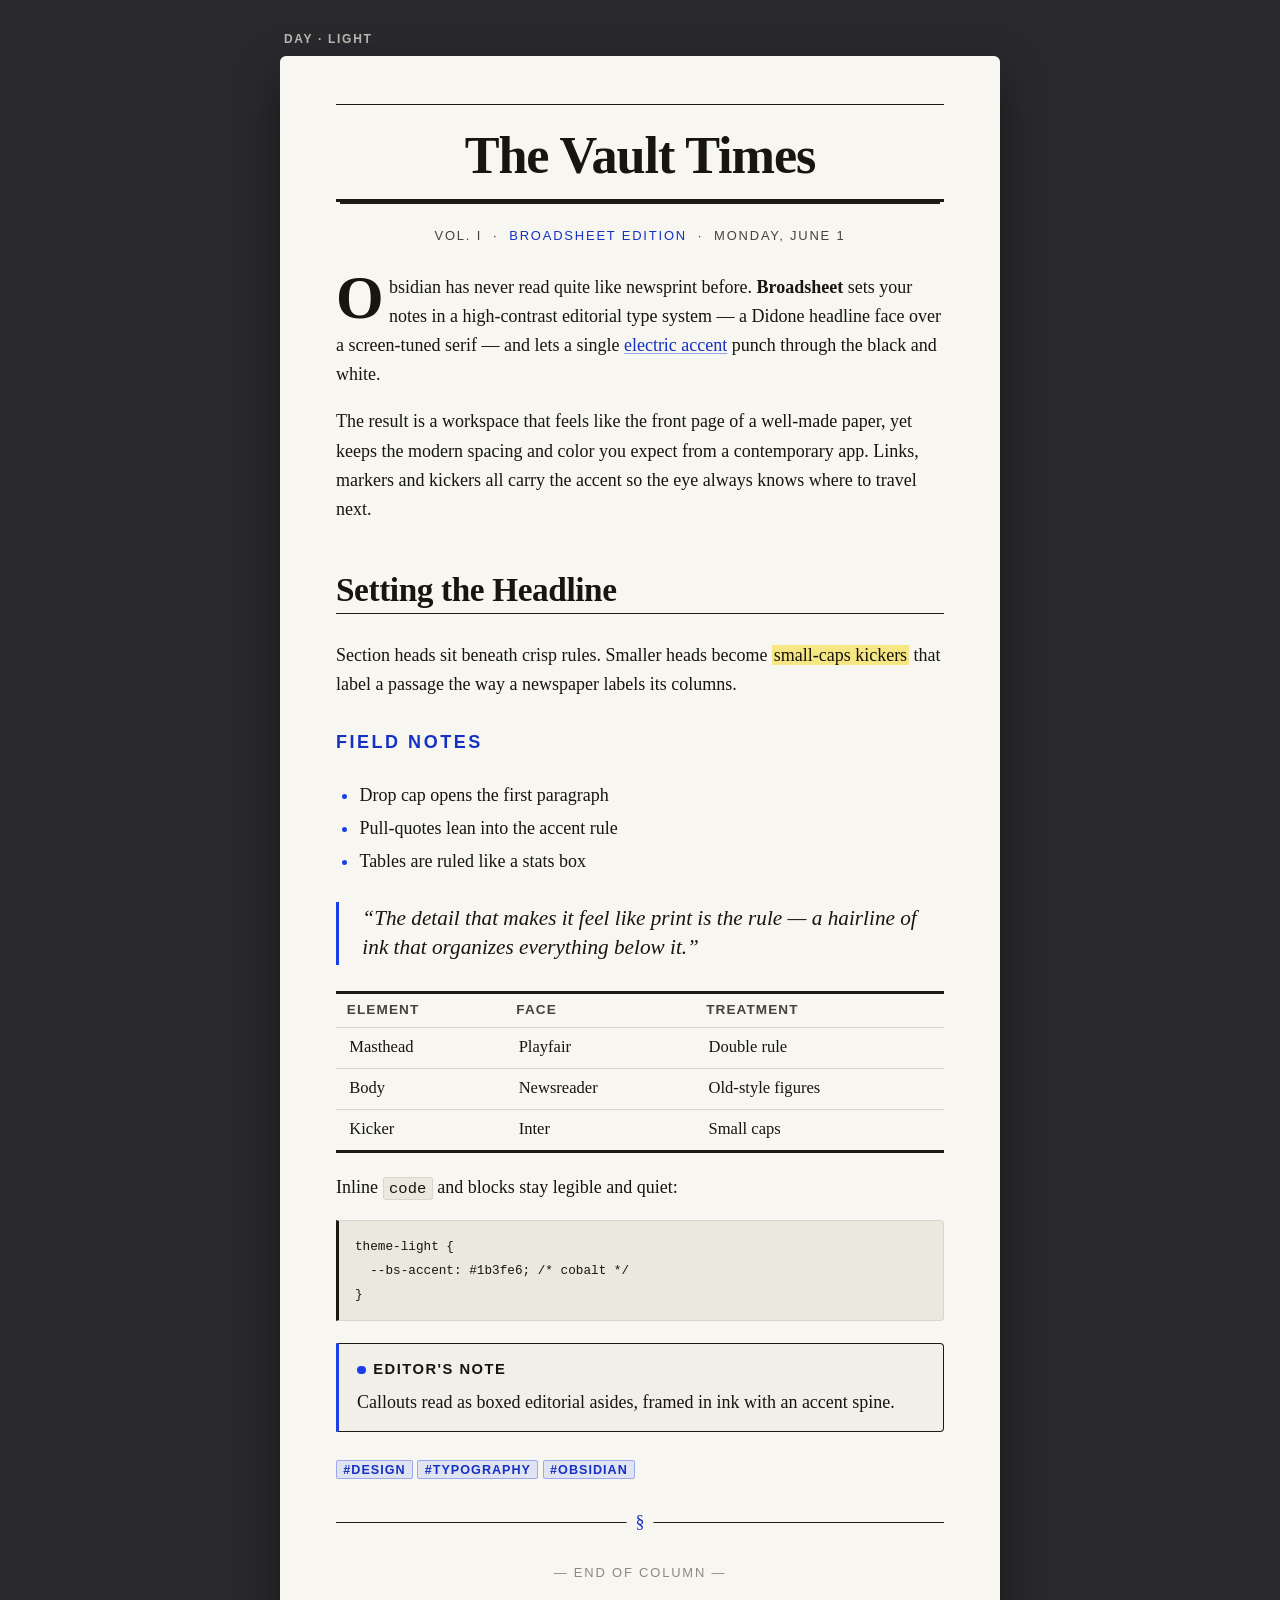
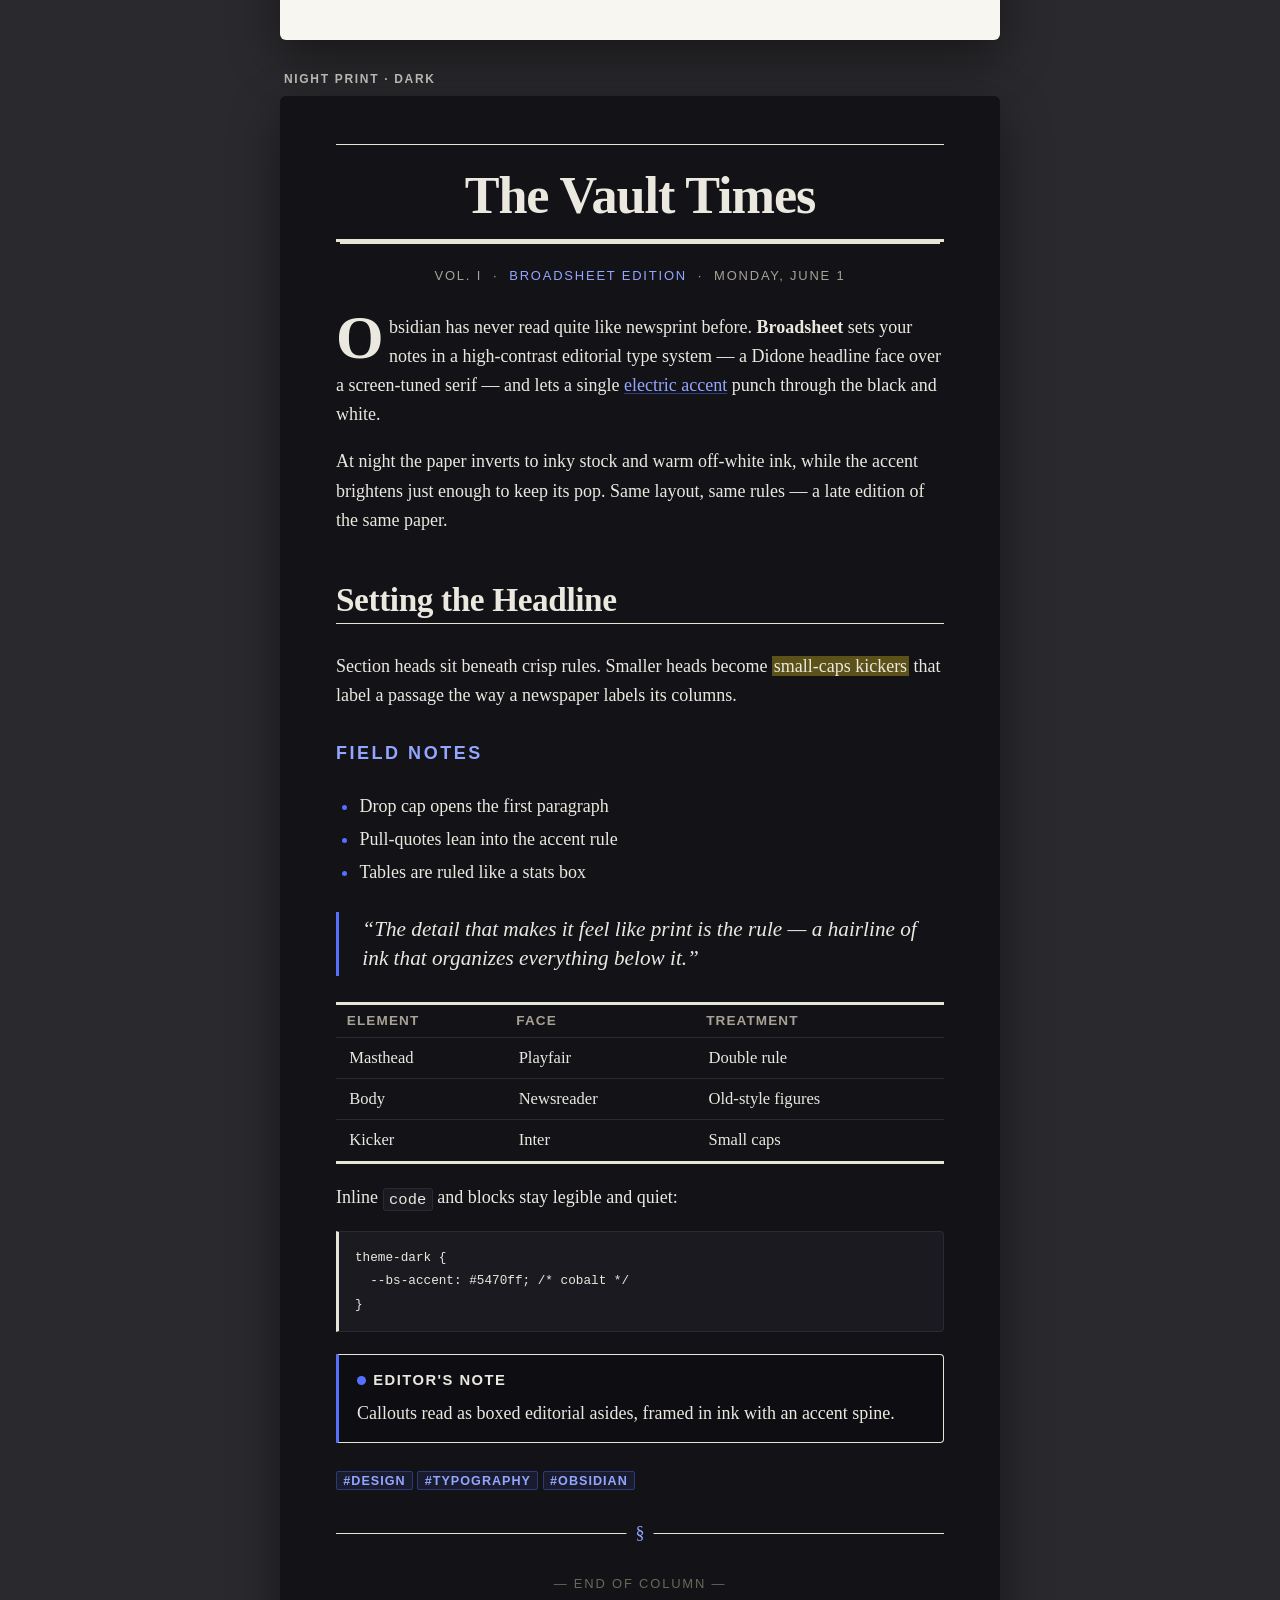
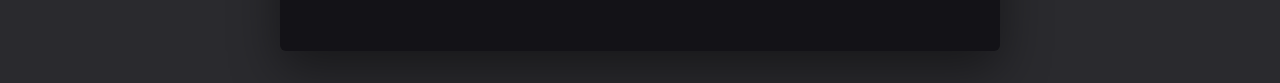
<file: preview/index.html>
<!DOCTYPE html>
<html lang="en">
<head>
<meta charset="utf-8">
<meta name="viewport" content="width=device-width, initial-scale=1">
<title>Broadsheet — preview</title>
<style>
/* ---- shared design tokens (mirror of theme.css) ---- */
.paper {
  --font-text-theme: "Newsreader", "Source Serif 4", Georgia, "Times New Roman", serif;
  --bs-font-headline: "Playfair Display", "Newsreader", Georgia, serif;
  --bs-font-label: "Inter", -apple-system, BlinkMacSystemFont, "Segoe UI", Roboto, sans-serif;
  --font-monospace-theme: "JetBrains Mono", "SFMono-Regular", ui-monospace, "Cascadia Code", monospace;
  --bs-rule: 1px; --bs-rule-bold: 3px;
}
.theme-light {
  --bs-paper:#f7f6f1; --bs-paper-2:#f1efe8; --bs-paper-3:#eae8df;
  --bs-ink:#16150f; --bs-ink-soft:#45433b; --bs-ink-faint:#8c897d;
  --bs-rule-color:#1b1a14; --bs-rule-soft:#d8d5c9;
  --bs-accent:#1b3fe6; --bs-accent-hover:#1230c9; --bs-accent-text:#1531c4;
  --text-on-accent:#fffefb; --highlight:rgba(245,215,25,.5);
}
.theme-dark {
  --bs-paper:#131217; --bs-paper-2:#0e0d12; --bs-paper-3:#1b1a21;
  --bs-ink:#eae8df; --bs-ink-soft:#a6a294; --bs-ink-faint:#6b6859;
  --bs-rule-color:#e7e4d8; --bs-rule-soft:#2b2a33;
  --bs-accent:#5470ff; --bs-accent-hover:#6e86ff; --bs-accent-text:#93a6ff;
  --text-on-accent:#0b0b0d; --highlight:rgba(245,215,25,.32);
}

/* ---- page chrome ---- */
* { box-sizing: border-box; }
body {
  margin: 0; padding: 32px; gap: 32px;
  display: flex; flex-wrap: wrap; justify-content: center;
  background: #2a2a2e; font-family: "Inter", sans-serif;
}
.stage { flex: 1 1 660px; max-width: 720px; }
.stage-label {
  font-family: "Inter", sans-serif; font-size: 12px; font-weight: 600;
  letter-spacing: .14em; text-transform: uppercase; color: #b8b6ae;
  margin: 0 0 10px 4px;
}
.paper {
  background: var(--bs-paper); color: var(--bs-ink);
  font-family: var(--font-text-theme); font-size: 18px; line-height: 1.62;
  padding: 48px 56px 56px; border-radius: 6px;
  box-shadow: 0 18px 50px rgba(0,0,0,.45);
  -webkit-font-smoothing: antialiased;
  font-feature-settings: "onum" 1, "liga" 1, "kern" 1;
}

/* ---- masthead ---- */
.inline-title {
  font-family: var(--bs-font-headline); font-weight: 900; font-size: 2.9em;
  line-height: 1.04; letter-spacing: -.02em; text-align: center;
  margin: 0 0 .5em; padding-bottom: .32em;
  border-bottom: var(--bs-rule-bold) solid var(--bs-rule-color);
  box-shadow: 0 6px 0 -4px var(--bs-rule-color);
}
.inline-title::before {
  content: ""; display: block; width: 100%;
  border-top: var(--bs-rule) solid var(--bs-rule-color); margin-bottom: .45em;
}
.byline {
  font-family: var(--bs-font-label); text-transform: uppercase;
  letter-spacing: .14em; font-size: .72em; color: var(--bs-ink-soft);
  text-align: center; margin: -.2em 0 2em;
}
.byline .accent { color: var(--bs-accent-text); }

/* ---- headings ---- */
h1 { font-family: var(--bs-font-headline); font-weight: 800; font-size: 2.55em;
  line-height: 1.08; letter-spacing: -.012em; padding-bottom: .22em;
  border-bottom: var(--bs-rule-bold) solid var(--bs-rule-color);
  box-shadow: 0 5px 0 -3.5px var(--bs-rule-color); }
h2 { font-family: var(--bs-font-headline); font-weight: 700; font-size: 1.85em;
  line-height: 1.12; letter-spacing: -.012em; padding-bottom: .14em;
  border-bottom: var(--bs-rule) solid var(--bs-rule-color); margin-top: 1.4em; }
h3 { font-family: var(--bs-font-headline); font-weight: 700; font-size: 1.4em; }
h4 { font-family: var(--bs-font-label); text-transform: uppercase;
  letter-spacing: .14em; font-weight: 700; font-size: 1em;
  color: var(--bs-accent-text); margin-top: 1.6em; }

/* ---- body bits ---- */
p { margin: 0 0 1em; }
.lead > p:first-of-type::first-letter {
  font-family: var(--bs-font-headline); font-weight: 800; float: left;
  font-size: 3.4em; line-height: .72; padding: .04em .09em 0 0;
}
a { color: var(--bs-accent-text); text-decoration: underline;
  text-decoration-thickness: 1px; text-underline-offset: 2px;
  text-decoration-color: color-mix(in srgb, var(--bs-accent) 45%, transparent); }
strong { font-weight: 700; }
mark { background: var(--highlight); color: var(--bs-ink); padding: 0 .1em; }

blockquote {
  font-family: var(--bs-font-headline); font-style: italic; font-size: 1.18em;
  line-height: 1.4; border-left: var(--bs-rule-bold) solid var(--bs-accent);
  padding: .1em 0 .1em 1.1em; margin: 1.2em 0; }

hr { border: none; height: var(--bs-rule); background: var(--bs-rule-color);
  margin: 2.2em 0; position: relative; overflow: visible; }
hr::after { content: "§"; position: absolute; left: 50%; top: 50%;
  transform: translate(-50%,-50%); background: var(--bs-paper); padding: 0 .5em;
  font-family: var(--bs-font-headline); color: var(--bs-accent-text); }

ul, ol { padding-left: 1.3em; }
li { margin: .2em 0; }
ul li::marker { color: var(--bs-accent); }

/* ---- tags ---- */
.tag { font-family: var(--bs-font-label); text-transform: uppercase;
  letter-spacing: .08em; font-size: .7em; font-weight: 600;
  color: var(--bs-accent-text); background: color-mix(in srgb, var(--bs-accent) 10%, transparent);
  border: var(--bs-rule) solid color-mix(in srgb, var(--bs-accent) 35%, transparent);
  border-radius: 2px; padding: .12em .5em; text-decoration: none;
  white-space: nowrap; }

/* ---- table ---- */
table { border-collapse: collapse; font-size: .92em; width: 100%; margin: 1.2em 0;
  border-top: var(--bs-rule-bold) solid var(--bs-rule-color);
  border-bottom: var(--bs-rule-bold) solid var(--bs-rule-color); }
thead { border-bottom: var(--bs-rule) solid var(--bs-rule-color); }
th { font-family: var(--bs-font-label); text-transform: uppercase;
  letter-spacing: .08em; font-size: .82em; font-weight: 700;
  color: var(--bs-ink-soft); text-align: left; }
td, th { padding: .4em .8em; border-bottom: var(--bs-rule) solid var(--bs-rule-soft); }
tbody tr:last-child td { border-bottom: none; }

/* ---- code ---- */
code { font-family: var(--font-monospace-theme); font-size: .86em;
  background: var(--bs-paper-3); border: var(--bs-rule) solid var(--bs-rule-soft);
  border-radius: 3px; padding: .1em .36em; }
pre { background: var(--bs-paper-3); border: var(--bs-rule) solid var(--bs-rule-soft);
  border-left: var(--bs-rule-bold) solid var(--bs-rule-color);
  border-radius: 0 4px 4px 0; padding: 14px 16px; overflow:auto; font-size: .82em; }
pre code { border: none; background: none; padding: 0; }

/* ---- callout ---- */
.callout { border: var(--bs-rule) solid var(--bs-rule-color);
  border-left: var(--bs-rule-bold) solid var(--bs-accent);
  border-radius: 0 4px 4px 0; background: var(--bs-paper-2);
  padding: 14px 18px; margin: 1.2em 0; }
.callout-title { font-family: var(--bs-font-label); text-transform: uppercase;
  letter-spacing: .1em; font-size: .82em; font-weight: 700; margin-bottom: .4em;
  display: flex; align-items: center; gap: .5em; }
.callout-title .dot { width: .6em; height: .6em; background: var(--bs-accent);
  border-radius: 50%; }
.callout p { margin: 0; }
</style>
</head>
<body>

<!-- ===================== DAY (light) ===================== -->
<div class="stage">
  <p class="stage-label">Day · light</p>
  <article class="paper theme-light">
    <div class="inline-title">The Vault Times</div>
    <p class="byline">Vol. I &nbsp;·&nbsp; <span class="accent">Broadsheet Edition</span> &nbsp;·&nbsp; Monday, June 1</p>

    <div class="lead">
      <p>Obsidian has never read quite like newsprint before. <strong>Broadsheet</strong> sets your notes in a high-contrast editorial type system — a Didone headline face over a screen-tuned serif — and lets a single <a href="#">electric accent</a> punch through the black and white.</p>
    </div>

    <p>The result is a workspace that feels like the front page of a well-made paper, yet keeps the modern spacing and color you expect from a contemporary app. Links, markers and kickers all carry the accent so the eye always knows where to travel next.</p>

    <h2>Setting the Headline</h2>
    <p>Section heads sit beneath crisp rules. Smaller heads become <mark>small-caps kickers</mark> that label a passage the way a newspaper labels its columns.</p>

    <h4>Field Notes</h4>
    <ul>
      <li>Drop cap opens the first paragraph</li>
      <li>Pull-quotes lean into the accent rule</li>
      <li>Tables are ruled like a stats box</li>
    </ul>

    <blockquote>“The detail that makes it feel like print is the rule — a hairline of ink that organizes everything below it.”</blockquote>

    <table>
      <thead><tr><th>Element</th><th>Face</th><th>Treatment</th></tr></thead>
      <tbody>
        <tr><td>Masthead</td><td>Playfair</td><td>Double rule</td></tr>
        <tr><td>Body</td><td>Newsreader</td><td>Old-style figures</td></tr>
        <tr><td>Kicker</td><td>Inter</td><td>Small caps</td></tr>
      </tbody>
    </table>

    <p>Inline <code>code</code> and blocks stay legible and quiet:</p>
    <pre><code>theme-light {
  --bs-accent: #1b3fe6; /* cobalt */
}</code></pre>

    <div class="callout">
      <div class="callout-title"><span class="dot"></span>Editor's Note</div>
      <p>Callouts read as boxed editorial asides, framed in ink with an accent spine.</p>
    </div>

    <p style="margin-top:1.2em">
      <a class="tag" href="#">#design</a>
      <a class="tag" href="#">#typography</a>
      <a class="tag" href="#">#obsidian</a>
    </p>

    <hr>
    <p style="text-align:center; font-family:var(--bs-font-label); font-size:.72em; letter-spacing:.14em; text-transform:uppercase; color:var(--bs-ink-faint); margin:0;">— end of column —</p>
  </article>
</div>

<!-- ===================== NIGHT PRINT (dark) ===================== -->
<div class="stage">
  <p class="stage-label">Night Print · dark</p>
  <article class="paper theme-dark">
    <div class="inline-title">The Vault Times</div>
    <p class="byline">Vol. I &nbsp;·&nbsp; <span class="accent">Broadsheet Edition</span> &nbsp;·&nbsp; Monday, June 1</p>

    <div class="lead">
      <p>Obsidian has never read quite like newsprint before. <strong>Broadsheet</strong> sets your notes in a high-contrast editorial type system — a Didone headline face over a screen-tuned serif — and lets a single <a href="#">electric accent</a> punch through the black and white.</p>
    </div>

    <p>At night the paper inverts to inky stock and warm off-white ink, while the accent brightens just enough to keep its pop. Same layout, same rules — a late edition of the same paper.</p>

    <h2>Setting the Headline</h2>
    <p>Section heads sit beneath crisp rules. Smaller heads become <mark>small-caps kickers</mark> that label a passage the way a newspaper labels its columns.</p>

    <h4>Field Notes</h4>
    <ul>
      <li>Drop cap opens the first paragraph</li>
      <li>Pull-quotes lean into the accent rule</li>
      <li>Tables are ruled like a stats box</li>
    </ul>

    <blockquote>“The detail that makes it feel like print is the rule — a hairline of ink that organizes everything below it.”</blockquote>

    <table>
      <thead><tr><th>Element</th><th>Face</th><th>Treatment</th></tr></thead>
      <tbody>
        <tr><td>Masthead</td><td>Playfair</td><td>Double rule</td></tr>
        <tr><td>Body</td><td>Newsreader</td><td>Old-style figures</td></tr>
        <tr><td>Kicker</td><td>Inter</td><td>Small caps</td></tr>
      </tbody>
    </table>

    <p>Inline <code>code</code> and blocks stay legible and quiet:</p>
    <pre><code>theme-dark {
  --bs-accent: #5470ff; /* cobalt */
}</code></pre>

    <div class="callout">
      <div class="callout-title"><span class="dot"></span>Editor's Note</div>
      <p>Callouts read as boxed editorial asides, framed in ink with an accent spine.</p>
    </div>

    <p style="margin-top:1.2em">
      <a class="tag" href="#">#design</a>
      <a class="tag" href="#">#typography</a>
      <a class="tag" href="#">#obsidian</a>
    </p>

    <hr>
    <p style="text-align:center; font-family:var(--bs-font-label); font-size:.72em; letter-spacing:.14em; text-transform:uppercase; color:var(--bs-ink-faint); margin:0;">— end of column —</p>
  </article>
</div>

</body>
</html>
</file>
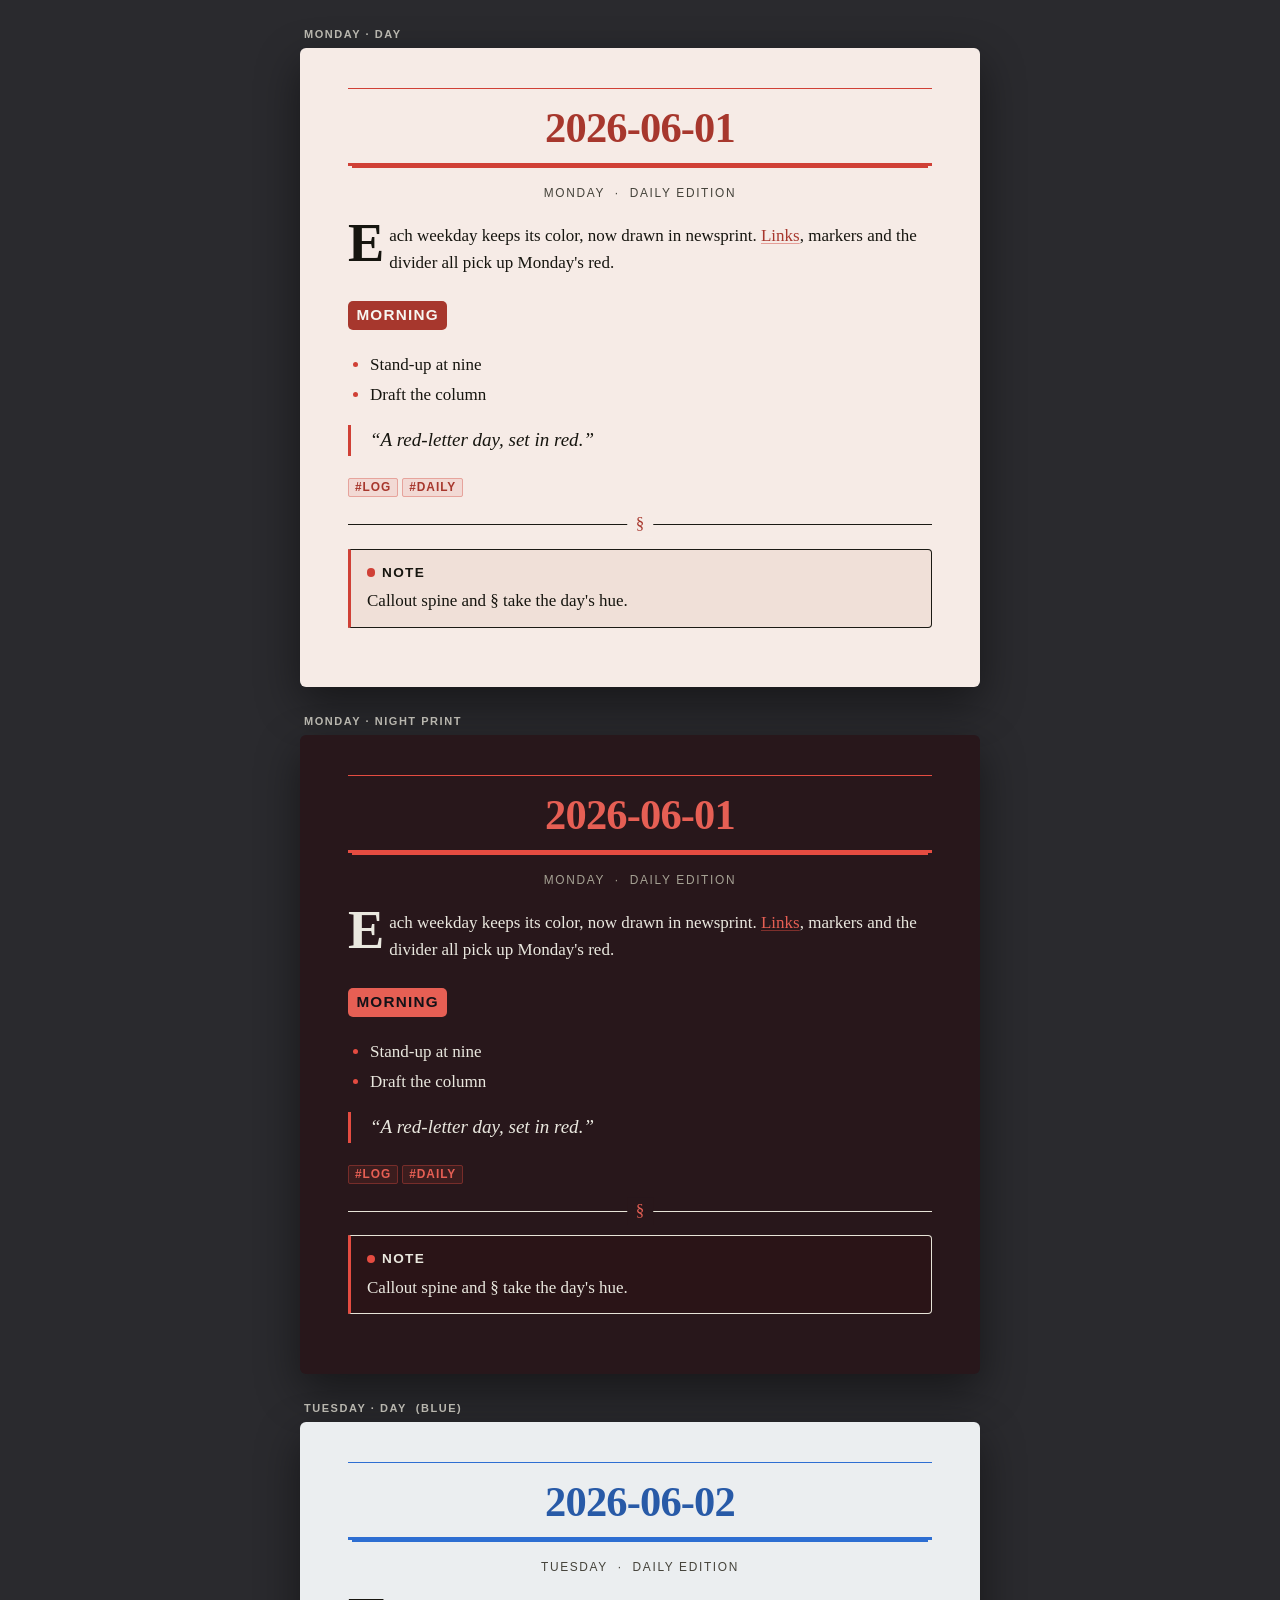
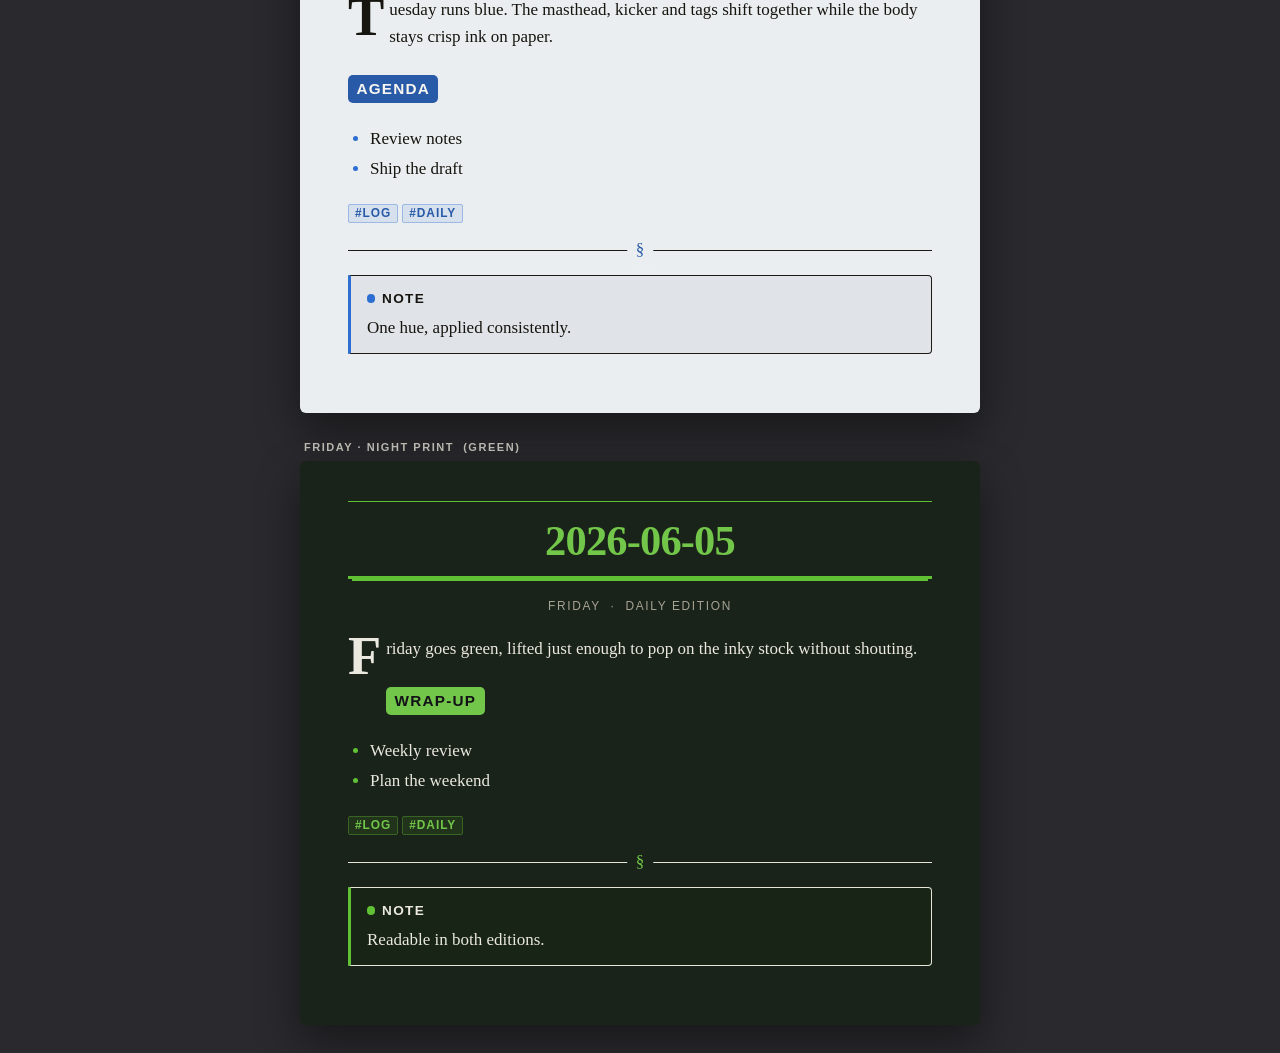
<file: preview/daily.html>
<!DOCTYPE html>
<html lang="en">
<!-- Offline preview for snippets/Daily Note Themes (Broadsheet).css (adapted from CyanVoxel, MIT — see THIRD_PARTY_NOTICES.md). -->
<head>
<meta charset="utf-8">
<title>Broadsheet — Daily Notes preview</title>
<style>
.paper {
  --font-text-theme:"Newsreader","Source Serif 4",Georgia,"Times New Roman",serif;
  --bs-font-headline:"Playfair Display","Newsreader",Georgia,serif;
  --bs-font-label:"Inter",-apple-system,BlinkMacSystemFont,"Segoe UI",Roboto,sans-serif;
  --bs-rule:1px; --bs-rule-bold:3px;
}
.theme-light {
  --bs-paper:#f7f6f1; --bs-paper-2:#f1efe8; --bs-paper-3:#eae8df;
  --bs-ink:#16150f; --bs-ink-soft:#45433b; --bs-ink-faint:#8c897d;
  --bs-rule-color:#1b1a14; --bs-rule-soft:#d8d5c9;
  --bs-accent:#1b3fe6; --bs-accent-text:#1531c4;
}
.theme-dark {
  --bs-paper:#131217; --bs-paper-2:#0e0d12; --bs-paper-3:#1b1a21;
  --bs-ink:#eae8df; --bs-ink-soft:#a6a294; --bs-ink-faint:#6b6859;
  --bs-rule-color:#e7e4d8; --bs-rule-soft:#2b2a33;
  --bs-accent:#5470ff; --bs-accent-text:#93a6ff;
}

/* ===== daily layer (mirror of the snippet) ===== */
.daily{ --day:var(--bs-accent); }
.daily.monday{ --day:#e5453a; }
.daily.tuesday{ --day:#2f78e8; }
.daily.friday{ --day:#5bbf2e; }
.daily.saturday{ --day:#d22a3a; }
.daily.wednesday{ --day:#e0b400; }
.theme-light .daily{
  --day-fill:color-mix(in srgb,var(--day) 90%,var(--bs-ink));
  --day-text:color-mix(in srgb,var(--day) 70%,var(--bs-ink));
  --day-hover:color-mix(in srgb,var(--day) 52%,var(--bs-ink));
  --day-wash:color-mix(in srgb,var(--day) 6%,var(--bs-paper));
  --day-wash2:color-mix(in srgb,var(--day) 9%,var(--bs-paper-2));
}
.theme-dark .daily{
  --day-fill:color-mix(in srgb,var(--day) 96%,var(--bs-ink));
  --day-text:color-mix(in srgb,var(--day) 84%,var(--bs-ink));
  --day-hover:color-mix(in srgb,var(--day) 68%,var(--bs-ink));
  --day-wash:color-mix(in srgb,var(--day) 10%,var(--bs-paper));
  --day-wash2:color-mix(in srgb,var(--day) 13%,var(--bs-paper-2));
}
.daily{
  --bs-accent:var(--day-fill); --bs-accent-text:var(--day-text);
  --background-primary:var(--day-wash); --background-primary-alt:var(--day-wash2);
}

/* ===== page chrome ===== */
*{box-sizing:border-box;}
body{margin:0;padding:28px;gap:28px;display:flex;flex-wrap:wrap;justify-content:center;background:#2a2a2e;font-family:"Inter",sans-serif;}
.stage{flex:1 1 600px;max-width:680px;}
.stage-label{font-size:11px;font-weight:600;letter-spacing:.14em;text-transform:uppercase;color:#b8b6ae;margin:0 0 8px 4px;}
.paper{
  background:var(--background-primary,var(--bs-paper)); color:var(--bs-ink);
  font-family:var(--font-text-theme); font-size:17px; line-height:1.6;
  padding:40px 48px 44px; border-radius:6px; box-shadow:0 16px 44px rgba(0,0,0,.45);
  -webkit-font-smoothing:antialiased; font-feature-settings:"onum" 1;
}

/* ===== components (subset of Broadsheet) ===== */
.inline-title{
  font-family:var(--bs-font-headline); font-weight:900; font-size:2.5em; line-height:1.04;
  letter-spacing:-.02em; text-align:center; margin:0 0 .45em; padding-bottom:.3em;
  color:var(--bs-ink); border-bottom:var(--bs-rule-bold) solid var(--bs-rule-color);
  box-shadow:0 6px 0 -4px var(--bs-rule-color);
}
.inline-title::before{content:"";display:block;width:100%;border-top:var(--bs-rule) solid var(--bs-rule-color);margin-bottom:.4em;}
.byline{font-family:var(--bs-font-label);text-transform:uppercase;letter-spacing:.14em;font-size:.7em;color:var(--bs-ink-soft);text-align:center;margin:-.1em 0 1.6em;}

h2{font-family:var(--bs-font-headline);font-weight:700;font-size:1.6em;border-bottom:var(--bs-rule) solid var(--bs-rule-color);padding-bottom:.12em;margin:1.1em 0 .5em;}
h4{margin:1.2em 0 .3em;font-size:1em;}
p{margin:.4em 0;}
.lead>p:first-of-type::first-letter{font-family:var(--bs-font-headline);font-weight:800;float:left;font-size:3.2em;line-height:.72;padding:.04em .09em 0 0;}
a{color:var(--bs-accent-text);text-decoration:underline;text-decoration-thickness:1px;text-underline-offset:2px;text-decoration-color:color-mix(in srgb,var(--bs-accent) 45%,transparent);}
blockquote{font-family:var(--bs-font-headline);font-style:italic;font-size:1.12em;line-height:1.4;border-left:var(--bs-rule-bold) solid var(--bs-accent);padding:.1em 0 .1em 1em;margin:.9em 0;}
hr{border:none;height:var(--bs-rule);background:var(--bs-rule-color);margin:1.4em 0;position:relative;overflow:visible;}
hr::after{content:"§";position:absolute;left:50%;top:50%;transform:translate(-50%,-50%);background:var(--background-primary,var(--bs-paper));padding:0 .5em;font-family:var(--bs-font-headline);color:var(--bs-accent-text);}
ul{padding-left:1.3em;} li{margin:.15em 0;} ul li::marker{color:var(--bs-accent);}
.tag{font-family:var(--bs-font-label);text-transform:uppercase;letter-spacing:.08em;font-size:.7em;font-weight:600;color:var(--bs-accent-text);background:color-mix(in srgb,var(--bs-accent) 10%,transparent);border:var(--bs-rule) solid color-mix(in srgb,var(--bs-accent) 35%,transparent);border-radius:2px;padding:.12em .5em;text-decoration:none;white-space:nowrap;}
.callout{border:var(--bs-rule) solid var(--bs-rule-color);border-left:var(--bs-rule-bold) solid var(--bs-accent);border-radius:0 4px 4px 0;background:var(--background-primary-alt,var(--bs-paper-2));padding:12px 16px;margin:.9em 0;}
.callout-title{font-family:var(--bs-font-label);text-transform:uppercase;letter-spacing:.1em;font-size:.8em;font-weight:700;margin-bottom:.3em;display:flex;align-items:center;gap:.5em;}
.callout-title .dot{width:.6em;height:.6em;background:var(--bs-accent);border-radius:50%;}
.callout p{margin:0;}

/* ===== daily overrides (mirror of the snippet) ===== */
.daily .inline-title,.daily h2{text-align:center;}
.daily .inline-title{color:var(--day-text);border-bottom-color:var(--day-fill);box-shadow:0 6px 0 -4px var(--day-fill);}
.daily .inline-title::before{border-top-color:var(--day-fill);}
.daily h2{color:var(--day-text);font-style:italic;border-bottom-color:var(--day-fill);text-align:center;}
.daily h4{
  display:inline-block;width:fit-content;background:var(--day-text);color:var(--bs-paper);
  font-family:var(--bs-font-label);font-weight:700;text-transform:uppercase;letter-spacing:.08em;
  font-size:.9em;padding:.12em .55em;border-radius:5px;
}
</style>
</head>
<body>

<div class="stage theme-light">
  <p class="stage-label">Monday · Day</p>
  <article class="paper daily monday">
    <div class="inline-title">2026-06-01</div>
    <p class="byline">Monday &nbsp;·&nbsp; Daily Edition</p>
    <div class="lead"><p>Each weekday keeps its color, now drawn in newsprint. <a href="#">Links</a>, markers and the divider all pick up Monday's red.</p></div>
    <h4>Morning</h4>
    <ul><li>Stand-up at nine</li><li>Draft the column</li></ul>
    <blockquote>“A red-letter day, set in red.”</blockquote>
    <p><a class="tag" href="#">#log</a> <a class="tag" href="#">#daily</a></p>
    <hr>
    <div class="callout"><div class="callout-title"><span class="dot"></span>Note</div><p>Callout spine and § take the day's hue.</p></div>
  </article>
</div>

<div class="stage theme-dark">
  <p class="stage-label">Monday · Night Print</p>
  <article class="paper daily monday">
    <div class="inline-title">2026-06-01</div>
    <p class="byline">Monday &nbsp;·&nbsp; Daily Edition</p>
    <div class="lead"><p>Each weekday keeps its color, now drawn in newsprint. <a href="#">Links</a>, markers and the divider all pick up Monday's red.</p></div>
    <h4>Morning</h4>
    <ul><li>Stand-up at nine</li><li>Draft the column</li></ul>
    <blockquote>“A red-letter day, set in red.”</blockquote>
    <p><a class="tag" href="#">#log</a> <a class="tag" href="#">#daily</a></p>
    <hr>
    <div class="callout"><div class="callout-title"><span class="dot"></span>Note</div><p>Callout spine and § take the day's hue.</p></div>
  </article>
</div>

<div class="stage theme-light">
  <p class="stage-label">Tuesday · Day &nbsp;(blue)</p>
  <article class="paper daily tuesday">
    <div class="inline-title">2026-06-02</div>
    <p class="byline">Tuesday &nbsp;·&nbsp; Daily Edition</p>
    <div class="lead"><p>Tuesday runs blue. The masthead, kicker and tags shift together while the body stays crisp ink on paper.</p></div>
    <h4>Agenda</h4>
    <ul><li>Review notes</li><li>Ship the draft</li></ul>
    <p><a class="tag" href="#">#log</a> <a class="tag" href="#">#daily</a></p>
    <hr>
    <div class="callout"><div class="callout-title"><span class="dot"></span>Note</div><p>One hue, applied consistently.</p></div>
  </article>
</div>

<div class="stage theme-dark">
  <p class="stage-label">Friday · Night Print &nbsp;(green)</p>
  <article class="paper daily friday">
    <div class="inline-title">2026-06-05</div>
    <p class="byline">Friday &nbsp;·&nbsp; Daily Edition</p>
    <div class="lead"><p>Friday goes green, lifted just enough to pop on the inky stock without shouting.</p></div>
    <h4>Wrap-up</h4>
    <ul><li>Weekly review</li><li>Plan the weekend</li></ul>
    <p><a class="tag" href="#">#log</a> <a class="tag" href="#">#daily</a></p>
    <hr>
    <div class="callout"><div class="callout-title"><span class="dot"></span>Note</div><p>Readable in both editions.</p></div>
  </article>
</div>

</body>
</html>
</file>
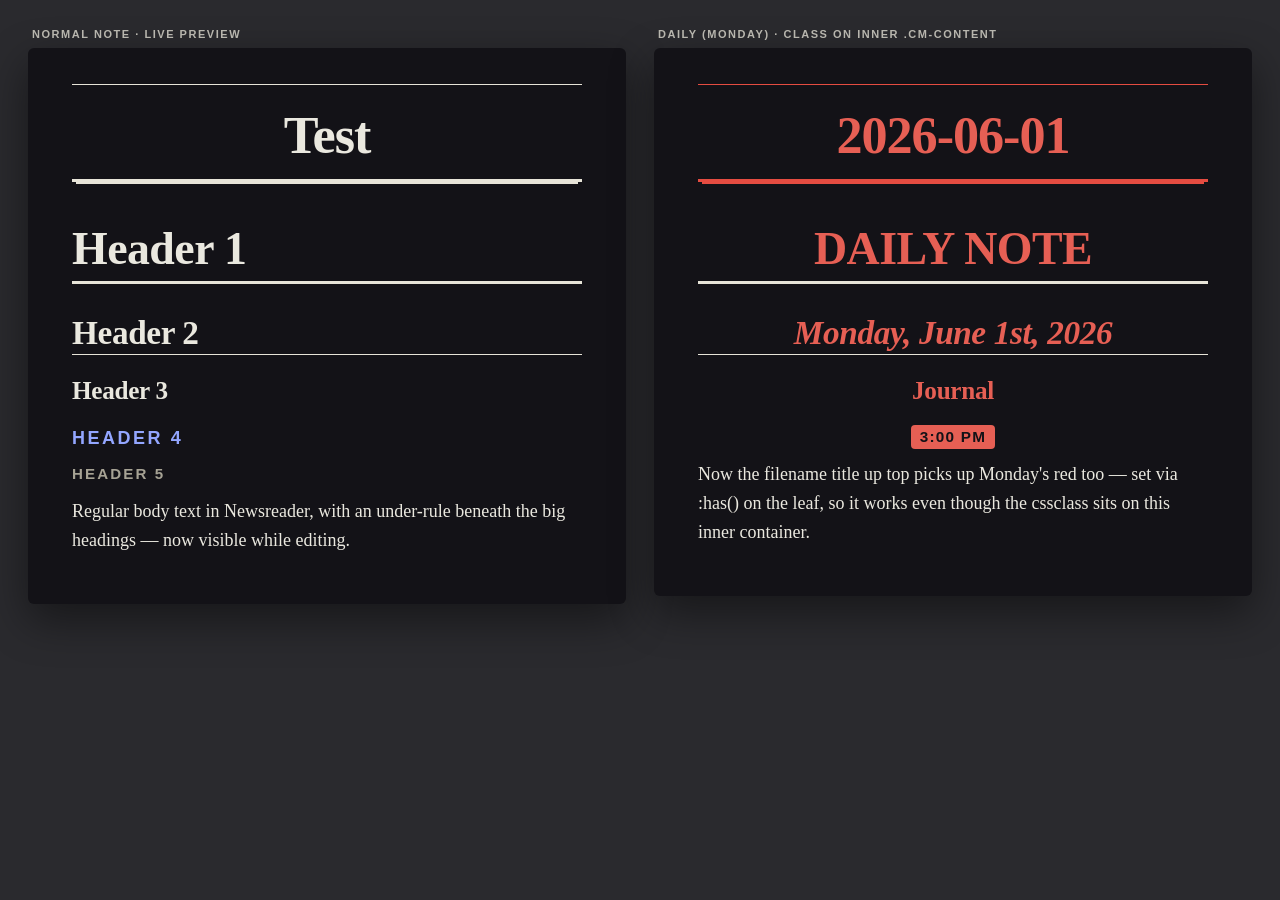
<file: preview/livepreview.html>
<!DOCTYPE html>
<html lang="en"><head><meta charset="utf-8"><title>Broadsheet — Live Preview check</title>
<style>
.theme-dark{
  --bs-paper:#131217; --bs-paper-2:#0e0d12; --bs-paper-3:#1b1a21;
  --bs-ink:#eae8df; --bs-ink-soft:#a6a294; --bs-rule-color:#e7e4d8; --bs-rule-soft:#2b2a33;
  --bs-accent:#5470ff; --bs-accent-text:#93a6ff;
  --text-normal:#eae8df; --text-muted:#a6a294; --background-primary:#131217;
  --font-text-theme:"Newsreader","Source Serif 4",Georgia,"Times New Roman",serif;
  --bs-font-headline:"Playfair Display","Newsreader",Georgia,serif; --bs-font-label:"Inter",-apple-system,BlinkMacSystemFont,"Segoe UI",Roboto,sans-serif;
  --bs-rule:1px; --bs-rule-bold:3px;
}
/* ---- daily layer (mirror of snippet) — class is on the INNER .cm-content ---- */
.daily.monday{ --day:#e5453a; }
.theme-dark .daily{
  --day-fill:color-mix(in srgb,var(--day) 96%,var(--bs-ink));
  --day-text:color-mix(in srgb,var(--day) 84%,var(--bs-ink));
}
.daily{ --bs-accent:var(--day-fill); --bs-accent-text:var(--day-text); }

/* ---- NEW robust masthead via :has() on the leaf ---- */
.workspace-leaf-content:has(.daily.monday){ --mt-day:#e5453a; }
.theme-dark .workspace-leaf-content:has(.daily){
  --mt-fill:color-mix(in srgb,var(--mt-day) 96%,var(--bs-ink));
  --mt-text:color-mix(in srgb,var(--mt-day) 84%,var(--bs-ink));
}
.workspace-leaf-content:has(.daily) .inline-title{
  text-align:center; color:var(--mt-text)!important;
  border-bottom-color:var(--mt-fill); box-shadow:0 6px 0 -4px var(--mt-fill);
}
.workspace-leaf-content:has(.daily) .inline-title::before{ border-top-color:var(--mt-fill); }

/* ===== Broadsheet heading + masthead CSS (as in theme.css) ===== */
.inline-title{font-family:var(--bs-font-headline);font-weight:900;font-size:2.9em;line-height:1.04;letter-spacing:-.02em;text-align:center;margin:0 0 .5em;padding-bottom:.32em;color:var(--text-normal);border-bottom:var(--bs-rule-bold) solid var(--bs-rule-color);box-shadow:0 6px 0 -4px var(--bs-rule-color);}
.inline-title::before{content:"";display:block;width:100%;border-top:var(--bs-rule) solid var(--bs-rule-color);margin-bottom:.45em;}
.HyperMD-header-1,.HyperMD-header-2,.HyperMD-header-3{font-family:var(--bs-font-headline);letter-spacing:-.012em;}
.HyperMD-header-1{line-height:1.08;font-size:2.55em;font-weight:800;}
.HyperMD-header-2{line-height:1.12;font-size:1.85em;font-weight:700;}
.HyperMD-header-3{font-size:1.4em;font-weight:700;}
.markdown-source-view.mod-cm6 .HyperMD-header-1{padding-bottom:.16em;border-bottom:var(--bs-rule-bold) solid var(--bs-rule-color);}
.markdown-source-view.mod-cm6 .HyperMD-header-2{padding-bottom:.08em;border-bottom:var(--bs-rule) solid var(--bs-rule-color);}
.HyperMD-header-4,.HyperMD-header-5,.HyperMD-header-6{font-family:var(--bs-font-label);text-transform:uppercase;letter-spacing:.14em;font-weight:700;}
.HyperMD-header-4{color:var(--bs-accent-text);font-size:1em;}
.HyperMD-header-5,.HyperMD-header-6{color:var(--text-muted);font-size:.84em;}

/* daily content heading overrides (mirror of snippet) — .daily is on .cm-content */
.daily :is(.HyperMD-header-1){text-align:center;font-family:var(--bs-font-headline);color:var(--day-text);border-bottom-color:var(--day-fill);}
.daily :is(.HyperMD-header-2){text-align:center;font-family:var(--bs-font-headline);color:var(--day-text);font-style:italic;border-bottom-color:var(--day-fill);}
.daily :is(.HyperMD-header-3){text-align:center;font-family:var(--bs-font-headline);color:var(--day-text);}
/* Live Preview kicker: line centers its content; the inner text span is the pill */
.daily .HyperMD-header-4{text-align:center;background:none!important;line-height:1.4;}
.daily .HyperMD-header-4 .cm-header:not(.cm-formatting){display:inline-block;background:var(--day-text);color:var(--bs-paper);font-family:var(--bs-font-label);font-weight:700;text-transform:uppercase;letter-spacing:.08em;font-size:.85em;line-height:1.3;padding:.12em .6em;border-radius:4px;-webkit-box-decoration-break:clone;box-decoration-break:clone;}

/* ===== page chrome / fake editor (realistic nesting) ===== */
*{box-sizing:border-box;} body{margin:0;padding:28px;gap:28px;display:flex;flex-wrap:wrap;justify-content:center;background:#2a2a2e;font-family:"Inter",sans-serif;}
.stage{flex:1 1 560px;max-width:640px;}
.stage-label{font-size:11px;font-weight:600;letter-spacing:.14em;text-transform:uppercase;color:#b8b6ae;margin:0 0 8px 4px;}
.markdown-source-view{background:var(--background-primary);border-radius:6px;box-shadow:0 16px 44px rgba(0,0,0,.45);padding:36px 44px 40px;color:var(--text-normal);font-family:var(--font-text-theme);font-size:18px;line-height:1.6;}
.cm-line{margin:.5em 0;} .cm-line.HyperMD-header-1,.cm-line.HyperMD-header-2{margin-top:.9em;} .body{margin-top:.6em;}
</style></head>
<body>

<div class="stage theme-dark">
  <p class="stage-label">Normal note · Live Preview</p>
  <div class="workspace-leaf-content"><div class="view-content">
    <div class="markdown-source-view mod-cm6"><div class="cm-editor"><div class="cm-scroller"><div class="cm-sizer">
      <div class="inline-title">Test</div>
      <div class="cm-contentContainer"><div class="cm-content">
        <div class="cm-line HyperMD-header HyperMD-header-1">Header 1</div>
        <div class="cm-line HyperMD-header HyperMD-header-2">Header 2</div>
        <div class="cm-line HyperMD-header HyperMD-header-3">Header 3</div>
        <div class="cm-line HyperMD-header HyperMD-header-4">Header 4</div>
        <div class="cm-line HyperMD-header HyperMD-header-5">Header 5</div>
        <div class="cm-line body">Regular body text in Newsreader, with an under-rule beneath the big headings — now visible while editing.</div>
      </div></div>
    </div></div></div></div>
  </div></div>
</div>

<div class="stage theme-dark">
  <p class="stage-label">Daily (Monday) · class on inner .cm-content</p>
  <div class="workspace-leaf-content"><div class="view-content">
    <div class="markdown-source-view mod-cm6"><div class="cm-editor"><div class="cm-scroller"><div class="cm-sizer">
      <div class="inline-title">2026-06-01</div>
      <div class="cm-contentContainer"><div class="cm-content daily monday">
        <div class="cm-line HyperMD-header HyperMD-header-1">DAILY NOTE</div>
        <div class="cm-line HyperMD-header HyperMD-header-2">Monday, June 1st, 2026</div>
        <div class="cm-line HyperMD-header HyperMD-header-3">Journal</div>
        <div class="cm-line HyperMD-header HyperMD-header-4"><span class="cm-formatting cm-formatting-header cm-header cm-header-4" style="display:none">#### </span><span class="cm-header cm-header-4">3:00 PM</span></div>
        <div class="cm-line body">Now the filename title up top picks up Monday's red too — set via :has() on the leaf, so it works even though the cssclass sits on this inner container.</div>
      </div></div>
    </div></div></div></div>
  </div></div>
</div>

</body></html>
</file>
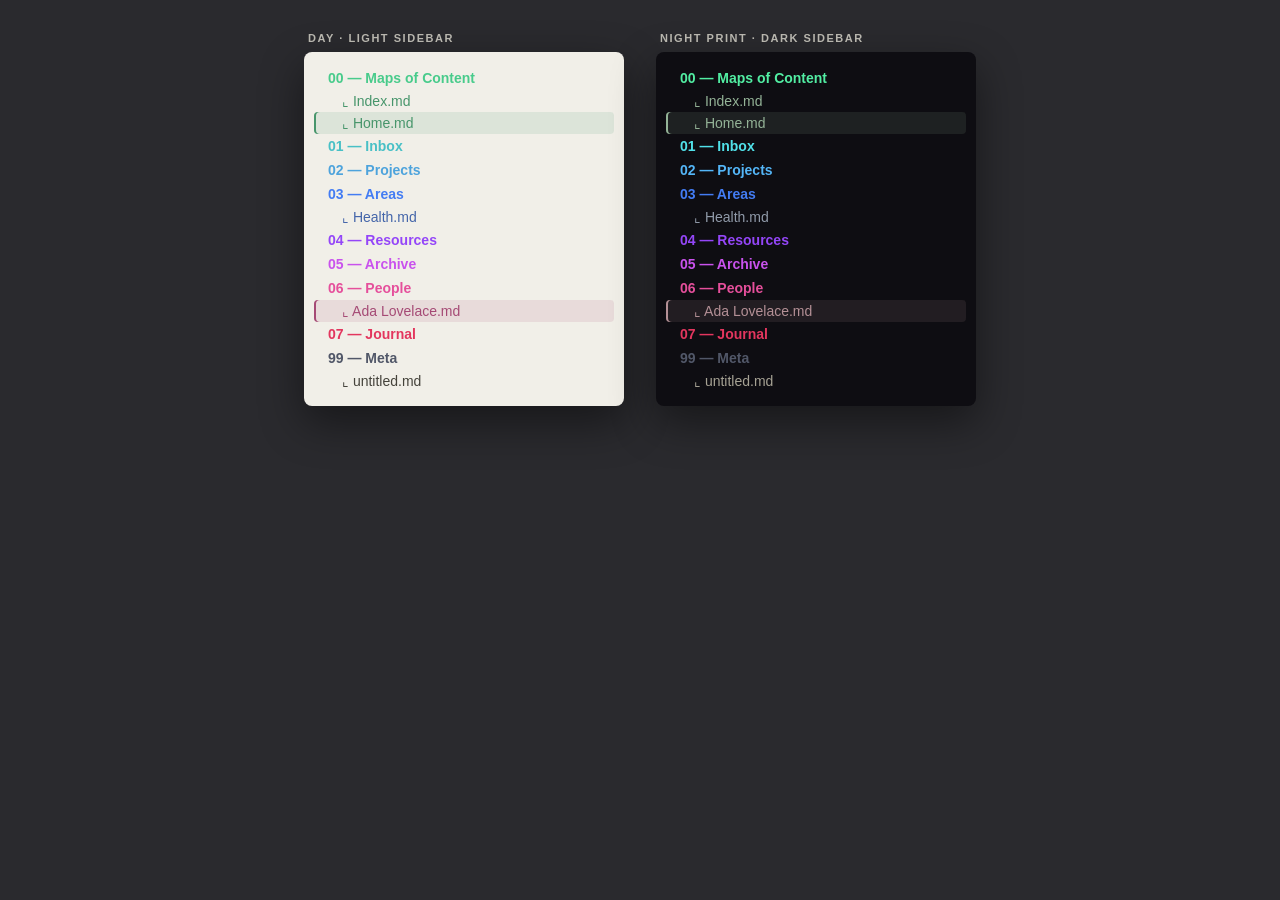
<file: preview/sidebar.html>
<!DOCTYPE html>
<html lang="en">
<!-- Offline preview for snippets/Colored Sidebar Items (Broadsheet).css (adapted from CyanVoxel, MIT — see THIRD_PARTY_NOTICES.md). -->
<head>
<meta charset="utf-8">
<title>Broadsheet — Sidebar preview</title>
<style>
/* Broadsheet sidebar tokens */
.theme-light{ --background-secondary:#f1efe8; --text-muted:#45433b; --text-normal:#16150f; }
.theme-dark { --background-secondary:#0e0d12; --text-muted:#a6a294; --text-normal:#eae8df; }

/* ---- snippet foundational vars (Broadsheet edition, mirror) ---- */
.pane{
  --mint:#52eea3; --cyan:#51e1e9; --light-blue:#54b6f8; --blue:#437cf3;
  --violet:#9446f8; --purple:#c952ed; --magenta:#e54f9b; --hot-red:#e3365e;
  --cool-gray:#515768;
  --highlight:#fbfaf6; --shadow:#16150f;
}
.theme-light.pane{
  --default-text-color:var(--text-muted);
  --medium-contrast-amount:60%;
  --mint:color-mix(in srgb,#52eea3 84%,var(--shadow));
  --cyan:color-mix(in srgb,#51e1e9 84%,var(--shadow));
  --light-blue:color-mix(in srgb,#54b6f8 88%,var(--shadow));
}
.theme-dark.pane{
  --default-text-color:var(--text-muted);
  --medium-contrast-amount:22%;
}

/* ---- layout ---- */
*{box-sizing:border-box;}
body{margin:0;padding:32px;gap:32px;display:flex;justify-content:center;background:#2a2a2e;font-family:"Inter",sans-serif;}
.col{flex:0 0 320px;}
.col-label{font-size:11px;font-weight:600;letter-spacing:.14em;text-transform:uppercase;color:#b8b6ae;margin:0 0 8px 4px;}
.pane{
  background:var(--background-secondary); border-radius:8px; padding:14px 10px;
  box-shadow:0 16px 44px rgba(0,0,0,.45); font-size:14px;
}
.folder{ font-weight:700; padding:4px 8px 4px 14px; border-radius:5px; }
.file{ padding:3px 8px 3px 28px; font-weight:400; }
.file.active{ box-shadow:inset 2px 0 0 0 currentColor; border-radius:4px;
  background:color-mix(in srgb,currentColor 12%,transparent); }
.plain{ color:var(--text-muted); }

/* folder colors (match snippet prefix rules) */
.f00{color:var(--mint);}   .f01{color:var(--cyan);}     .f02{color:var(--light-blue);}
.f03{color:var(--blue);}   .f04{color:var(--violet);}   .f05{color:var(--purple);}
.f06{color:var(--magenta);}.f07{color:var(--hot-red);}  .f99{color:var(--cool-gray);}
/* nested file color = color-mix(folder, default-text) per snippet */
.n00{color:color-mix(in srgb,var(--mint) var(--medium-contrast-amount),var(--default-text-color));}
.n03{color:color-mix(in srgb,var(--blue) var(--medium-contrast-amount),var(--default-text-color));}
.n06{color:color-mix(in srgb,var(--magenta) var(--medium-contrast-amount),var(--default-text-color));}
</style>
</head>
<body>

<div class="col">
  <p class="col-label">Day · light sidebar</p>
  <div class="pane theme-light">
    <div class="folder f00">00 — Maps of Content</div>
    <div class="file n00">⌞ Index.md</div>
    <div class="file n00 active">⌞ Home.md</div>
    <div class="folder f01">01 — Inbox</div>
    <div class="folder f02">02 — Projects</div>
    <div class="folder f03">03 — Areas</div>
    <div class="file n03">⌞ Health.md</div>
    <div class="folder f04">04 — Resources</div>
    <div class="folder f05">05 — Archive</div>
    <div class="folder f06">06 — People</div>
    <div class="file n06 active">⌞ Ada Lovelace.md</div>
    <div class="folder f07">07 — Journal</div>
    <div class="folder f99">99 — Meta</div>
    <div class="file plain">⌞ untitled.md</div>
  </div>
</div>

<div class="col">
  <p class="col-label">Night Print · dark sidebar</p>
  <div class="pane theme-dark">
    <div class="folder f00">00 — Maps of Content</div>
    <div class="file n00">⌞ Index.md</div>
    <div class="file n00 active">⌞ Home.md</div>
    <div class="folder f01">01 — Inbox</div>
    <div class="folder f02">02 — Projects</div>
    <div class="folder f03">03 — Areas</div>
    <div class="file n03">⌞ Health.md</div>
    <div class="folder f04">04 — Resources</div>
    <div class="folder f05">05 — Archive</div>
    <div class="folder f06">06 — People</div>
    <div class="file n06 active">⌞ Ada Lovelace.md</div>
    <div class="folder f07">07 — Journal</div>
    <div class="folder f99">99 — Meta</div>
    <div class="file plain">⌞ untitled.md</div>
  </div>
</div>

</body>
</html>
</file>
